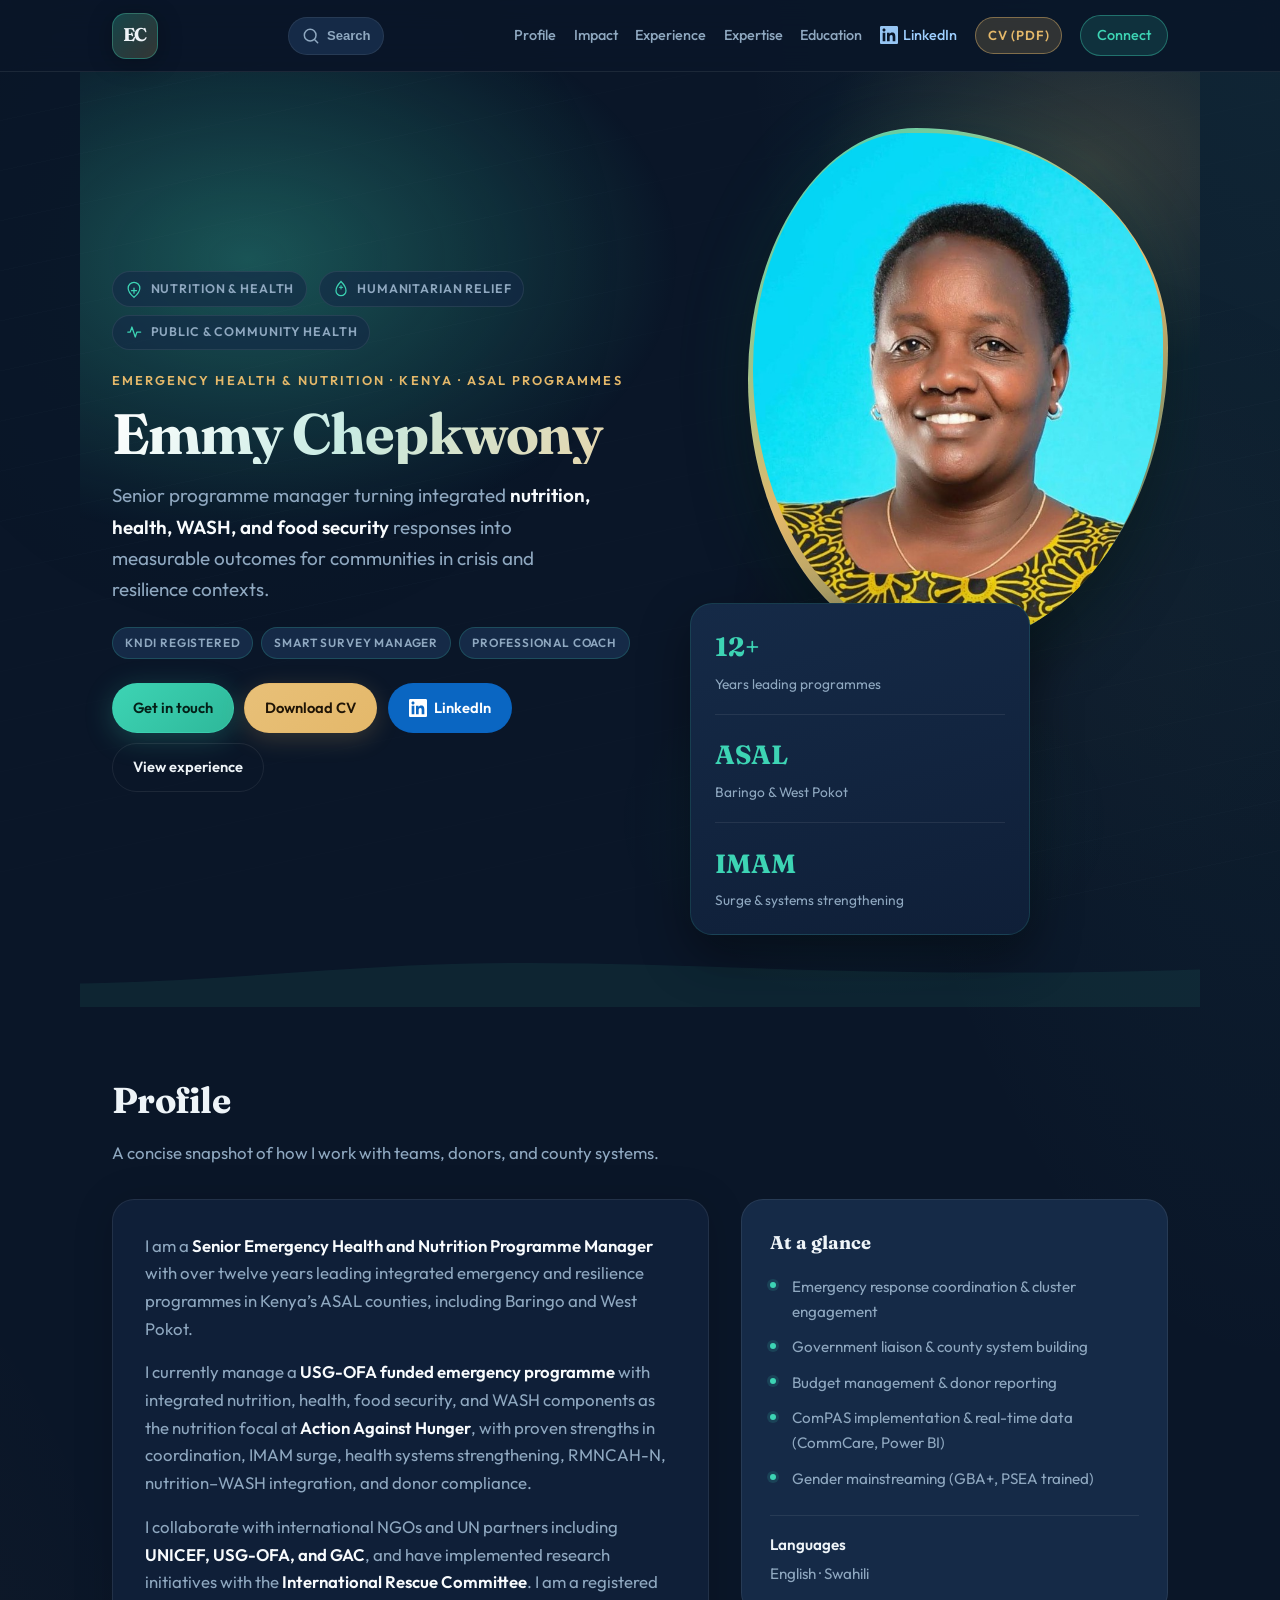
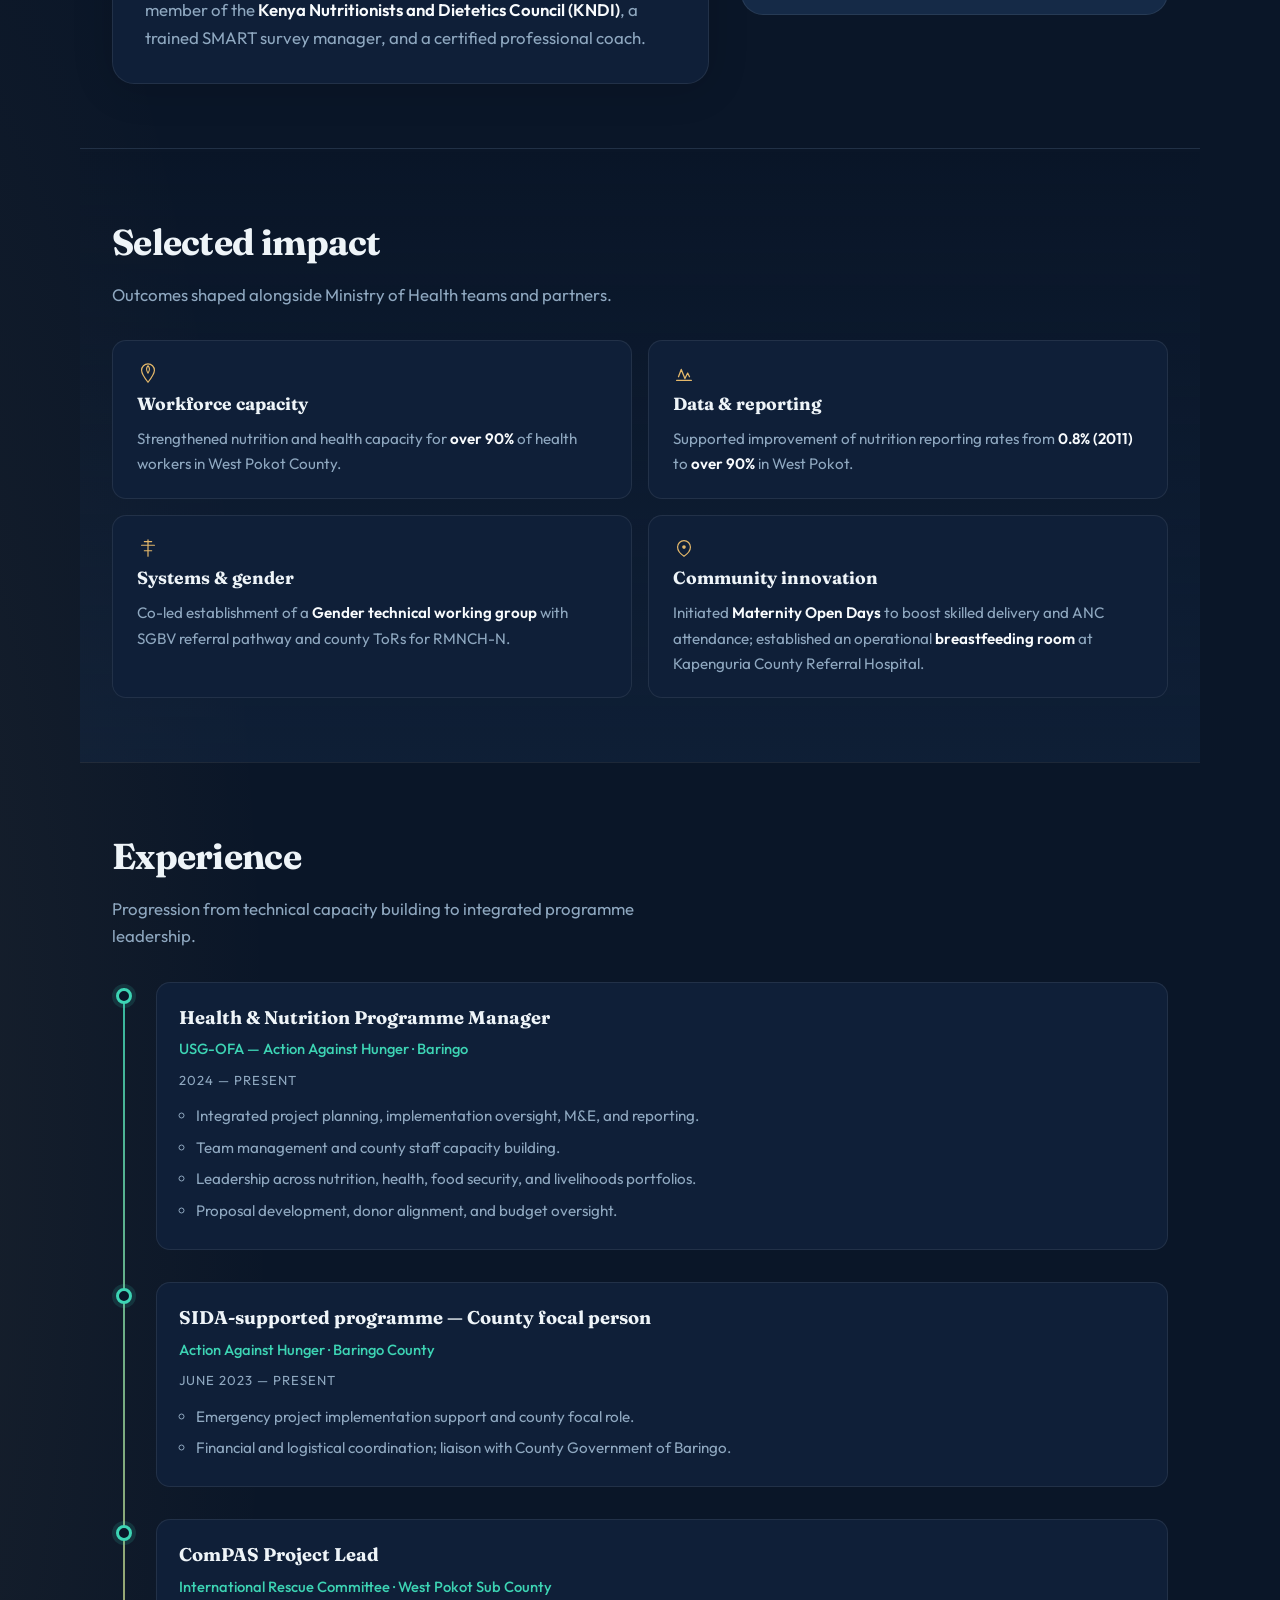
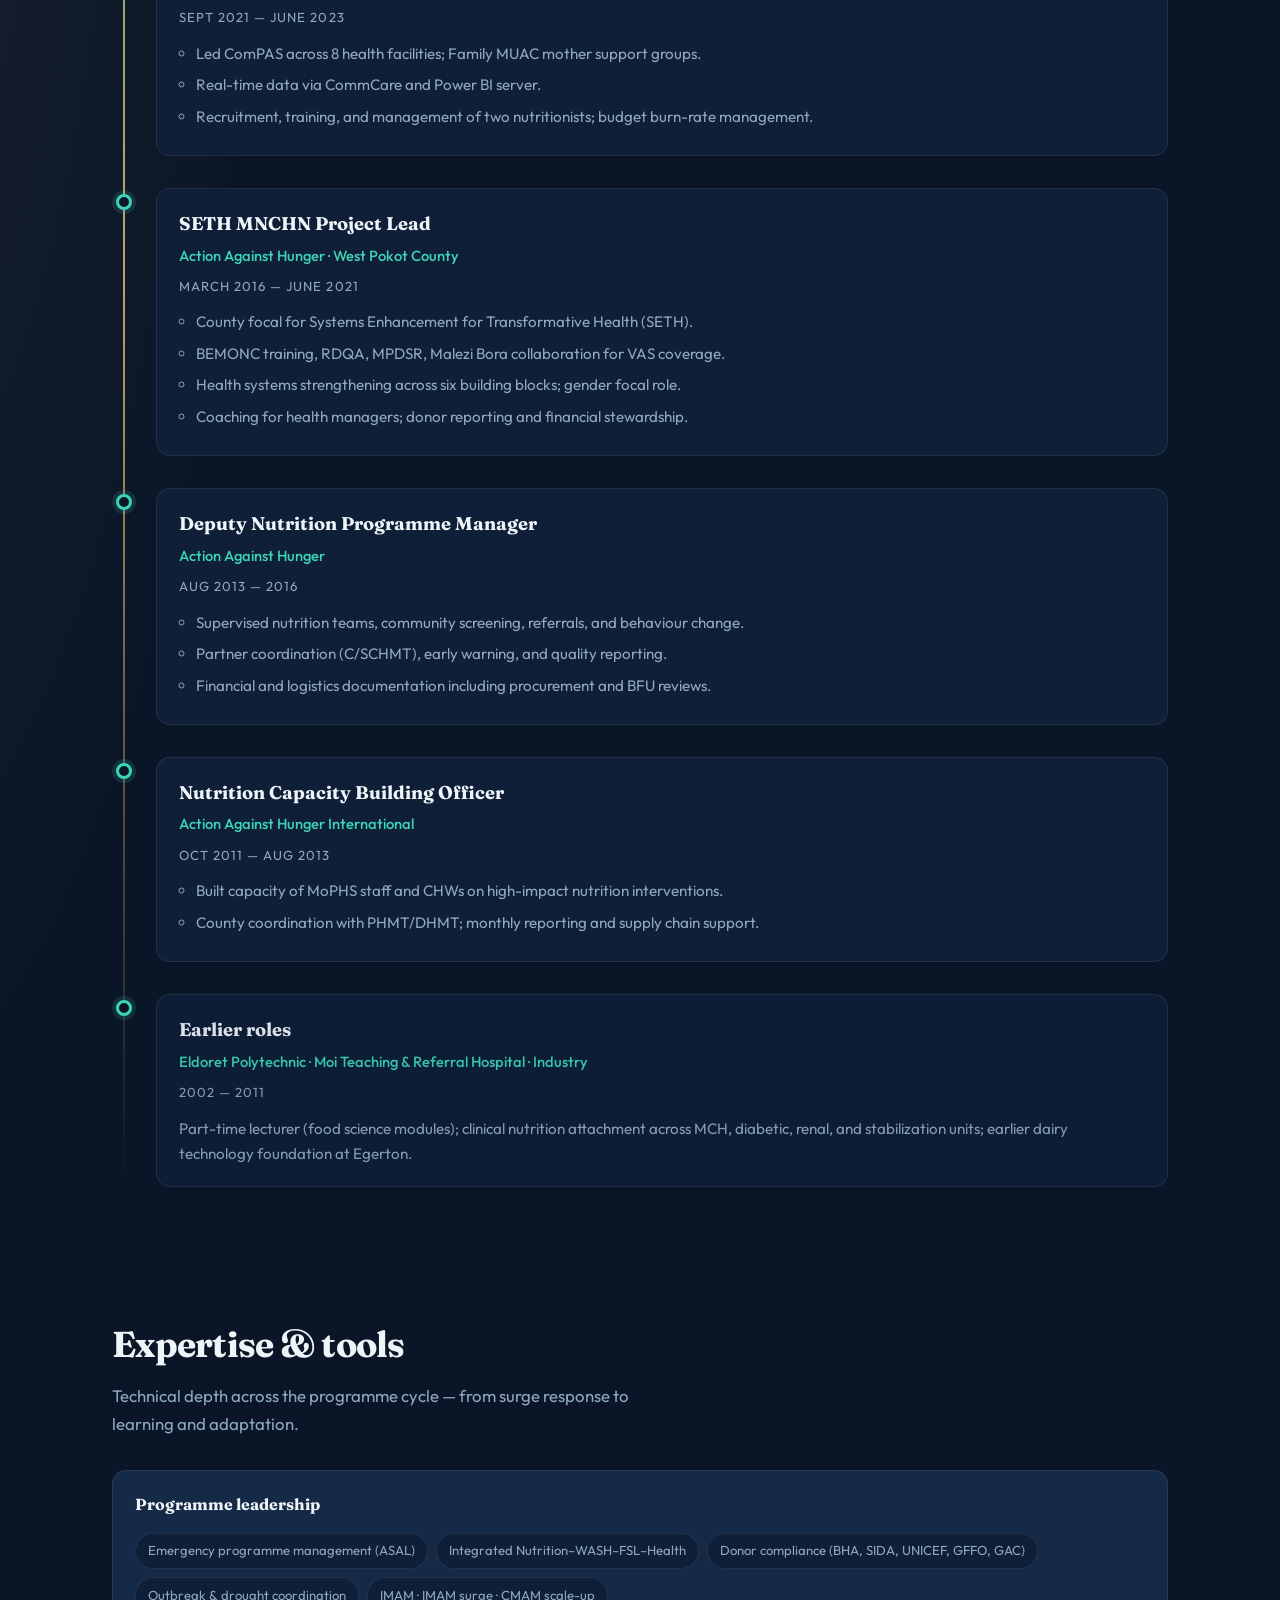
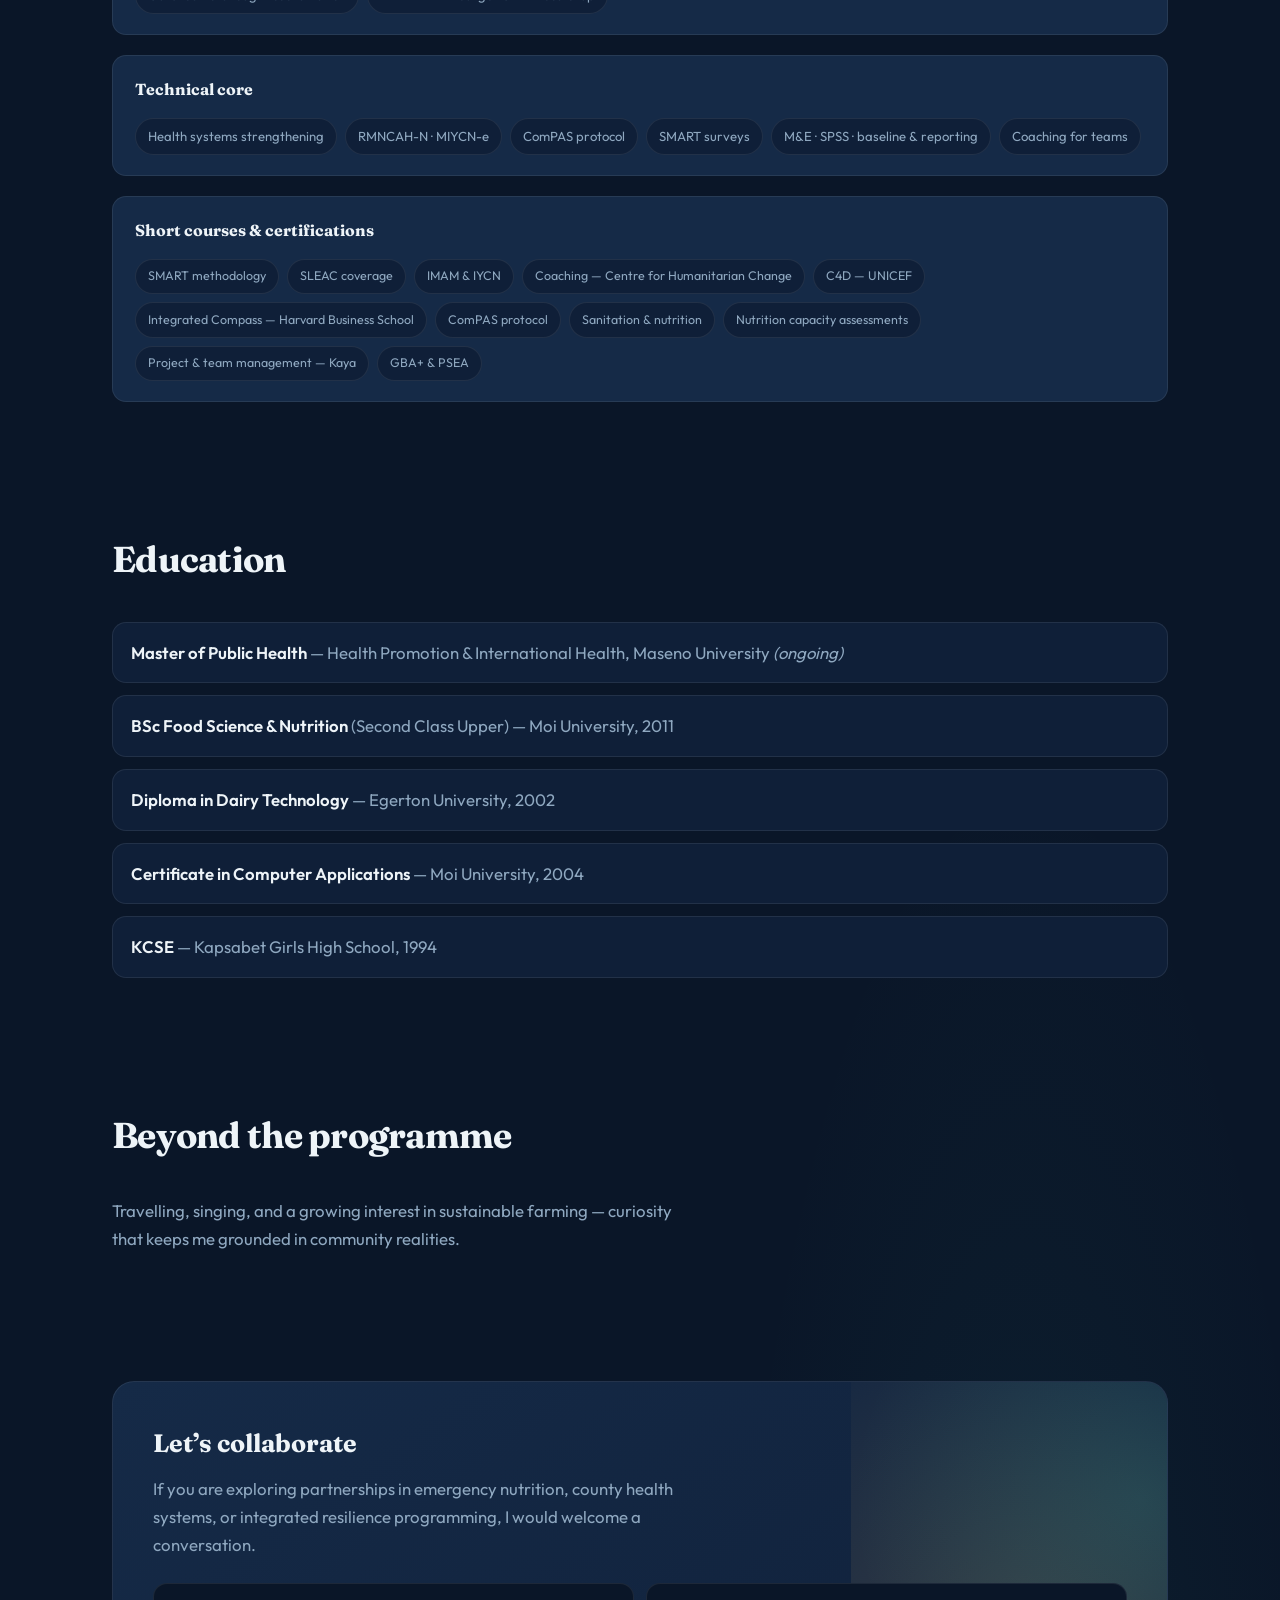
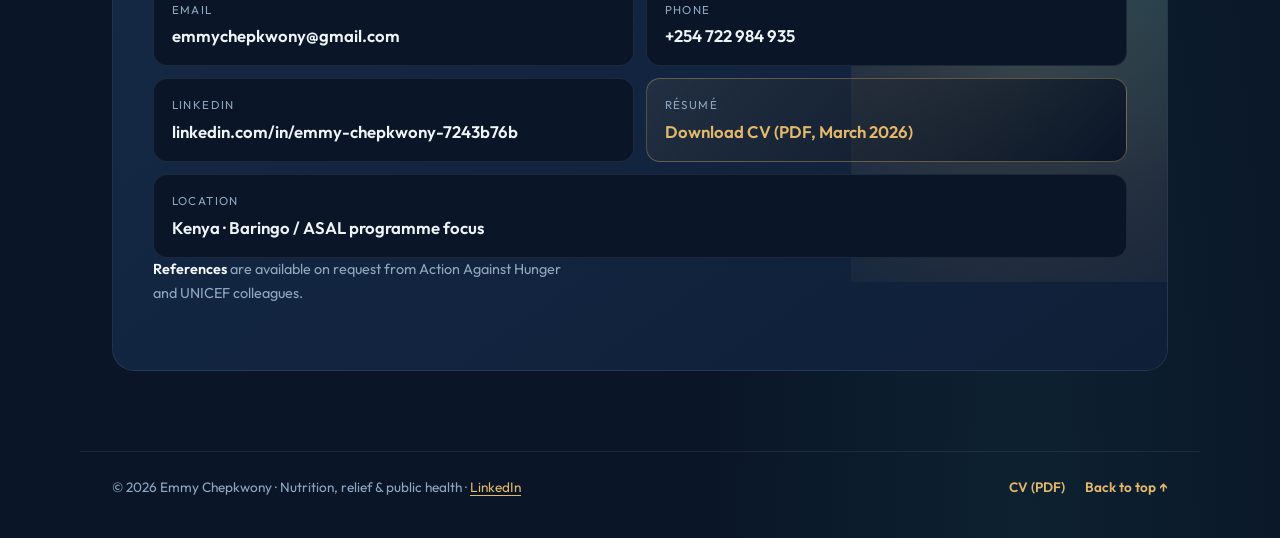
<file: index.html>
<!DOCTYPE html>
<html lang="en">
<head>
  <meta charset="UTF-8" />
  <meta name="viewport" content="width=device-width, initial-scale=1.0" />
  <meta name="description" content="Emmy Chepkwony — Senior Emergency Health & Nutrition Programme Manager in Kenya. Nutrition, humanitarian relief, IMAM, health systems strengthening, and integrated ASAL programming." />
  <meta name="author" content="Emmy Chepkwony" />
  <meta name="robots" content="index, follow" />
  <!-- Google Search Console: after you choose "HTML tag" verification, uncomment the line below and paste your code from Google -->
  <!-- <meta name="google-site-verification" content="PASTE_GOOGLE_CODE_HERE" /> -->
  <meta name="theme-color" content="#0a1628" />
  <title>Emmy Chepkwony | Health &amp; Nutrition Programme Manager — Kenya</title>
  <link rel="canonical" href="https://emmychepkwony.netlify.app/" />
  <meta property="og:type" content="profile" />
  <meta property="og:title" content="Emmy Chepkwony — Health &amp; Nutrition Leadership" />
  <meta property="og:description" content="Senior Emergency Health &amp; Nutrition Programme Manager. Portfolio, experience, and contact in Kenya." />
  <meta property="og:url" content="https://emmychepkwony.netlify.app/" />
  <meta property="og:image" content="https://emmychepkwony.netlify.app/assets/emmy-portrait.png" />
  <meta property="og:locale" content="en_KE" />
  <meta name="twitter:card" content="summary_large_image" />
  <meta name="twitter:title" content="Emmy Chepkwony — Health &amp; Nutrition" />
  <meta name="twitter:description" content="Senior programme manager — nutrition, relief, and public health in Kenya." />
  <meta name="twitter:image" content="https://emmychepkwony.netlify.app/assets/emmy-portrait.png" />
  <script type="application/ld+json">
  {
    "@context": "https://schema.org",
    "@graph": [
      {
        "@type": "WebSite",
        "@id": "https://emmychepkwony.netlify.app/#website",
        "url": "https://emmychepkwony.netlify.app/",
        "name": "Emmy Chepkwony",
        "description": "Official portfolio of Emmy Chepkwony — Senior Emergency Health and Nutrition Programme Manager in Kenya.",
        "inLanguage": "en",
        "publisher": { "@id": "https://emmychepkwony.netlify.app/#person" }
      },
      {
        "@type": "ProfilePage",
        "@id": "https://emmychepkwony.netlify.app/#webpage",
        "url": "https://emmychepkwony.netlify.app/",
        "name": "Emmy Chepkwony | Health & Nutrition Programme Manager",
        "isPartOf": { "@id": "https://emmychepkwony.netlify.app/#website" },
        "about": { "@id": "https://emmychepkwony.netlify.app/#person" },
        "primaryImageOfPage": "https://emmychepkwony.netlify.app/assets/emmy-portrait.png"
      },
      {
        "@type": "Person",
        "@id": "https://emmychepkwony.netlify.app/#person",
        "name": "Emmy Chepkwony",
        "givenName": "Emmy",
        "familyName": "Chepkwony",
        "jobTitle": "Senior Emergency Health and Nutrition Programme Manager",
        "description": "Emergency health and nutrition programme leadership in Kenya — integrated nutrition, health, WASH, and food security in ASAL counties.",
        "email": "emmychepkwony@gmail.com",
        "telephone": "+254722984935",
        "address": {
          "@type": "PostalAddress",
          "addressCountry": "KE"
        },
        "knowsLanguage": ["en", "sw"],
        "sameAs": [
          "https://www.linkedin.com/in/emmy-chepkwony-7243b76b/"
        ],
        "url": "https://emmychepkwony.netlify.app/",
        "image": "https://emmychepkwony.netlify.app/assets/emmy-portrait.png",
        "mainEntityOfPage": { "@id": "https://emmychepkwony.netlify.app/#webpage" },
        "worksFor": {
          "@type": "Organization",
          "name": "Action Against Hunger"
        },
        "alumniOf": [
          { "@type": "CollegeOrUniversity", "name": "Maseno University" },
          { "@type": "CollegeOrUniversity", "name": "Moi University" }
        ]
      }
    ]
  }
  </script>
  <link rel="preconnect" href="https://fonts.googleapis.com" />
  <link rel="preconnect" href="https://fonts.gstatic.com" crossorigin />
  <link href="https://fonts.googleapis.com/css2?family=Fraunces:ital,opsz,wght@0,9..144,400;0,9..144,600;0,9..144,700;1,9..144,400&family=Outfit:wght@300;400;500;600;700&display=swap" rel="stylesheet" />
  <link rel="stylesheet" href="styles.css" />
</head>
<body>
  <a class="skip-link" href="#main">Skip to content</a>
  <div class="ambient-pattern" aria-hidden="true"></div>
  <header class="site-header" id="top">
    <div class="header-inner">
      <a class="logo" href="#top" aria-label="Home"><span class="logo-mark">EC</span></a>
      <div class="header-actions">
        <button type="button" class="search-trigger" aria-label="Search portfolio" aria-controls="search-panel" aria-expanded="false" title="Search (Ctrl+K)">
          <svg width="20" height="20" viewBox="0 0 24 24" fill="none" aria-hidden="true"><circle cx="11" cy="11" r="7" stroke="currentColor" stroke-width="1.8"/><path d="M20 20l-3.5-3.5" stroke="currentColor" stroke-width="1.8" stroke-linecap="round"/></svg>
          <span class="search-trigger-label">Search</span>
        </button>
        <button class="nav-toggle" type="button" aria-expanded="false" aria-controls="site-nav" aria-label="Open menu">
          <span></span><span></span><span></span>
        </button>
      </div>
      <nav class="site-nav" id="site-nav" aria-label="Primary">
        <a href="#about">Profile</a>
        <a href="#impact">Impact</a>
        <a href="#experience">Experience</a>
        <a href="#skills">Expertise</a>
        <a href="#education">Education</a>
        <a class="nav-linkedin" href="https://www.linkedin.com/in/emmy-chepkwony-7243b76b/" target="_blank" rel="noopener noreferrer">
          <svg class="nav-icon" width="18" height="18" viewBox="0 0 24 24" aria-hidden="true"><path fill="currentColor" d="M20.447 20.452h-3.554v-5.569c0-1.328-.027-3.037-1.852-3.037-1.853 0-2.136 1.445-2.136 2.939v5.667H9.351V9h3.414v1.561h.046c.477-.9 1.637-1.85 3.37-1.85 3.601 0 4.267 2.37 4.267 5.455v6.286zM5.337 7.433c-1.144 0-2.063-.926-2.063-2.065 0-1.138.92-2.063 2.063-2.063 1.14 0 2.064.925 2.064 2.063 0 1.139-.925 2.065-2.064 2.065zm1.782 13.019H3.555V9h3.564v11.452zM22.225 0H1.771C.792 0 0 .774 0 1.729v20.542C0 23.227.792 24 1.771 24h20.451C23.2 24 24 23.227 24 22.271V1.729C24 .774 23.2 0 22.222 0h.003z"/></svg>
          LinkedIn
        </a>
        <a href="Emmy%20C.V%20March%202026.pdf" class="nav-cv" download="Emmy-Chepkwony-CV-March-2026.pdf">CV (PDF)</a>
        <a href="#contact" class="nav-cta">Connect</a>
      </nav>
    </div>
  </header>

  <div id="search-panel" class="search-panel" role="dialog" aria-modal="true" aria-labelledby="search-title" hidden>
    <div class="search-backdrop" data-search-close></div>
    <div class="search-dialog">
      <div class="search-header">
        <h2 id="search-title" class="search-title">Search this portfolio</h2>
        <button type="button" class="search-close" aria-label="Close search" data-search-close>&times;</button>
      </div>
      <label class="search-field">
        <span class="visually-hidden">Search keywords</span>
        <input type="search" id="search-input" class="search-input" placeholder="Try IMAM, Baringo, ComPAS, UNICEF, coaching…" autocomplete="off" />
      </label>
      <p class="search-hint"><kbd class="search-kbd-mod">Ctrl</kbd>+<kbd>K</kbd> to open · <kbd>Esc</kbd> to close</p>
      <div class="search-suggestions" id="search-suggestions" aria-label="Popular searches">
        <span class="search-suggestions-label">Try:</span>
        <button type="button" class="search-chip" data-search-q="IMAM">IMAM</button>
        <button type="button" class="search-chip" data-search-q="Baringo">Baringo</button>
        <button type="button" class="search-chip" data-search-q="ComPAS">ComPAS</button>
        <button type="button" class="search-chip" data-search-q="UNICEF">UNICEF</button>
        <button type="button" class="search-chip" data-search-q="nutrition">Nutrition</button>
      </div>
      <ul id="search-results" class="search-results" role="listbox" aria-label="Search results"></ul>
      <p id="search-empty" class="search-empty" hidden>No matches. Try a role, county, donor, or skill.</p>
    </div>
  </div>

  <main id="main">
    <section class="hero">
      <div class="hero-bg" aria-hidden="true">
        <svg class="hero-wave" viewBox="0 0 1440 120" preserveAspectRatio="none" aria-hidden="true"><path fill="currentColor" d="M0,64L48,69.3C96,75,192,85,288,80C384,75,480,53,576,48C672,43,768,53,864,58.7C960,64,1056,64,1152,58.7C1248,53,1344,43,1392,37.3L1440,32L1440,120L1392,120C1344,120,1248,120,1152,120C1056,120,960,120,864,120C768,120,672,120,576,120C480,120,384,120,288,120C192,120,96,120,48,120L0,120Z"/></svg>
      </div>
      <div class="hero-inner">
        <div class="hero-content">
          <ul class="care-pillars" aria-label="Focus areas">
            <li>
              <span class="care-icon" aria-hidden="true"><svg width="20" height="20" viewBox="0 0 24 24" fill="none"><path d="M12 22c4-3.5 7-7 7-11a7 7 0 10-14 0c0 4 3 7.5 7 11z" stroke="currentColor" stroke-width="1.5"/><path d="M12 11v6M9 14h6" stroke="currentColor" stroke-width="1.5" stroke-linecap="round"/></svg></span>
              Nutrition &amp; health
            </li>
            <li>
              <span class="care-icon" aria-hidden="true"><svg width="20" height="20" viewBox="0 0 24 24" fill="none"><path d="M12 3c-4 4-6 7.5-6 11a6 6 0 1012 0c0-3.5-2-7-6-11z" stroke="currentColor" stroke-width="1.5"/><path d="M12 8v4M10 10h4" stroke="currentColor" stroke-width="1.2" stroke-linecap="round"/></svg></span>
              Humanitarian relief
            </li>
            <li>
              <span class="care-icon" aria-hidden="true"><svg width="20" height="20" viewBox="0 0 24 24" fill="none"><path d="M4.5 12h3l2-6 4 12 2-6h4.5" stroke="currentColor" stroke-width="1.5" stroke-linecap="round" stroke-linejoin="round"/></svg></span>
              Public &amp; community health
            </li>
          </ul>
          <p class="hero-kicker">Emergency health &amp; nutrition · Kenya · ASAL programmes</p>
          <h1>Emmy Chepkwony</h1>
          <p class="hero-lead">
            Senior programme manager turning integrated <strong>nutrition, health, WASH, and food security</strong> responses into measurable outcomes for communities in crisis and resilience contexts.
          </p>
          <div class="hero-meta">
            <span class="pill">KNDI registered</span>
            <span class="pill">SMART survey manager</span>
            <span class="pill">Professional coach</span>
          </div>
          <div class="hero-actions">
            <a class="btn btn-primary" href="#contact">Get in touch</a>
            <a class="btn btn-gold" href="Emmy%20C.V%20March%202026.pdf" download="Emmy-Chepkwony-CV-March-2026.pdf">Download CV</a>
            <a class="btn btn-linkedin" href="https://www.linkedin.com/in/emmy-chepkwony-7243b76b/" target="_blank" rel="noopener noreferrer">
              <svg width="18" height="18" viewBox="0 0 24 24" aria-hidden="true"><path fill="currentColor" d="M20.447 20.452h-3.554v-5.569c0-1.328-.027-3.037-1.852-3.037-1.853 0-2.136 1.445-2.136 2.939v5.667H9.351V9h3.414v1.561h.046c.477-.9 1.637-1.85 3.37-1.85 3.601 0 4.267 2.37 4.267 5.455v6.286zM5.337 7.433c-1.144 0-2.063-.926-2.063-2.065 0-1.138.92-2.063 2.063-2.063 1.14 0 2.064.925 2.064 2.063 0 1.139-.925 2.065-2.064 2.065zm1.782 13.019H3.555V9h3.564v11.452zM22.225 0H1.771C.792 0 0 .774 0 1.729v20.542C0 23.227.792 24 1.771 24h20.451C23.2 24 24 23.227 24 22.271V1.729C24 .774 23.2 0 22.222 0h.003z"/></svg>
              LinkedIn
            </a>
            <a class="btn btn-ghost" href="#experience">View experience</a>
          </div>
        </div>
        <div class="hero-visual">
          <figure class="hero-photo">
            <div class="hero-photo-frame">
              <img src="assets/emmy-portrait.png" alt="Emmy Chepkwony, health and nutrition programme manager" width="560" height="700" loading="eager" decoding="async" />
            </div>
            <figcaption class="visually-hidden">Professional portrait</figcaption>
          </figure>
          <div class="hero-panel">
            <div class="stat-grid">
              <div class="stat">
                <span class="stat-value">12+</span>
                <span class="stat-label">Years leading programmes</span>
              </div>
              <div class="stat">
                <span class="stat-value">ASAL</span>
                <span class="stat-label">Baringo &amp; West Pokot</span>
              </div>
              <div class="stat">
                <span class="stat-value">IMAM</span>
                <span class="stat-label">Surge &amp; systems strengthening</span>
              </div>
            </div>
          </div>
        </div>
      </div>
    </section>

    <section class="section about" id="about">
      <div class="section-header">
        <h2>Profile</h2>
        <p class="section-intro">A concise snapshot of how I work with teams, donors, and county systems.</p>
      </div>
      <div class="about-grid">
        <div class="about-card prose">
          <p>
            I am a <strong>Senior Emergency Health and Nutrition Programme Manager</strong> with over twelve years leading integrated emergency and resilience programmes in Kenya’s ASAL counties, including Baringo and West Pokot.
          </p>
          <p>
            I currently manage a <strong>USG-OFA funded emergency programme</strong> with integrated nutrition, health, food security, and WASH components as the nutrition focal at <strong>Action Against Hunger</strong>, with proven strengths in coordination, IMAM surge, health systems strengthening, RMNCAH-N, nutrition–WASH integration, and donor compliance.
          </p>
          <p>
            I collaborate with international NGOs and UN partners including <strong>UNICEF, USG-OFA, and GAC</strong>, and have implemented research initiatives with the <strong>International Rescue Committee</strong>. I am a registered member of the <strong>Kenya Nutritionists and Dietetics Council (KNDI)</strong>, a trained SMART survey manager, and a certified professional coach.
          </p>
        </div>
        <aside class="about-aside">
          <h3>At a glance</h3>
          <ul class="checklist">
            <li>Emergency response coordination &amp; cluster engagement</li>
            <li>Government liaison &amp; county system building</li>
            <li>Budget management &amp; donor reporting</li>
            <li>ComPAS implementation &amp; real-time data (CommCare, Power BI)</li>
            <li>Gender mainstreaming (GBA+, PSEA trained)</li>
          </ul>
          <div class="lang-block">
            <strong>Languages</strong>
            <span>English · Swahili</span>
          </div>
        </aside>
      </div>
    </section>

    <section class="section impact" id="impact">
      <div class="section-header">
        <h2>Selected impact</h2>
        <p class="section-intro">Outcomes shaped alongside Ministry of Health teams and partners.</p>
      </div>
      <div class="impact-cards">
        <article class="impact-card">
          <span class="impact-icon" aria-hidden="true"><svg width="22" height="22" viewBox="0 0 24 24" fill="none"><path d="M12 21c4-5 7-9 7-13a7 7 0 10-14 0c0 4 3 8 7 13z" stroke="currentColor" stroke-width="1.3"/><path d="M12 11c-2-3-2-6 0-8M12 11c2-3 2-6 0-8" stroke="currentColor" stroke-width="1.2" stroke-linecap="round"/></svg></span>
          <h3>Workforce capacity</h3>
          <p>Strengthened nutrition and health capacity for <strong>over 90%</strong> of health workers in West Pokot County.</p>
        </article>
        <article class="impact-card">
          <span class="impact-icon" aria-hidden="true"><svg width="22" height="22" viewBox="0 0 24 24" fill="none"><path d="M4 19h16M6 15l3-8 4 10 3-6 2 4" stroke="currentColor" stroke-width="1.4" stroke-linecap="round" stroke-linejoin="round"/></svg></span>
          <h3>Data &amp; reporting</h3>
          <p>Supported improvement of nutrition reporting rates from <strong>0.8% (2011)</strong> to <strong>over 90%</strong> in West Pokot.</p>
        </article>
        <article class="impact-card">
          <span class="impact-icon" aria-hidden="true"><svg width="22" height="22" viewBox="0 0 24 24" fill="none"><path d="M12 3v18M5 9h14M8 5h8M8 15h8" stroke="currentColor" stroke-width="1.3" stroke-linecap="round"/></svg></span>
          <h3>Systems &amp; gender</h3>
          <p>Co-led establishment of a <strong>Gender technical working group</strong> with SGBV referral pathway and county ToRs for RMNCH-N.</p>
        </article>
        <article class="impact-card">
          <span class="impact-icon" aria-hidden="true"><svg width="22" height="22" viewBox="0 0 24 24" fill="none"><path d="M12 21s7-4.5 7-10a7 7 0 10-14 0c0 5.5 7 10 7 10z" stroke="currentColor" stroke-width="1.3"/><circle cx="12" cy="11" r="2" fill="currentColor"/></svg></span>
          <h3>Community innovation</h3>
          <p>Initiated <strong>Maternity Open Days</strong> to boost skilled delivery and ANC attendance; established an operational <strong>breastfeeding room</strong> at Kapenguria County Referral Hospital.</p>
        </article>
      </div>
    </section>

    <section class="section experience" id="experience">
      <div class="section-header">
        <h2>Experience</h2>
        <p class="section-intro">Progression from technical capacity building to integrated programme leadership.</p>
      </div>
      <ol class="timeline">
        <li class="timeline-item">
          <div class="timeline-marker"></div>
          <div class="timeline-body">
            <header>
              <h3>Health &amp; Nutrition Programme Manager</h3>
              <p class="timeline-org">USG-OFA — Action Against Hunger · Baringo</p>
              <time datetime="2024">2024 — Present</time>
            </header>
            <ul>
              <li>Integrated project planning, implementation oversight, M&amp;E, and reporting.</li>
              <li>Team management and county staff capacity building.</li>
              <li>Leadership across nutrition, health, food security, and livelihoods portfolios.</li>
              <li>Proposal development, donor alignment, and budget oversight.</li>
            </ul>
          </div>
        </li>
        <li class="timeline-item">
          <div class="timeline-marker"></div>
          <div class="timeline-body">
            <header>
              <h3>SIDA-supported programme — County focal person</h3>
              <p class="timeline-org">Action Against Hunger · Baringo County</p>
              <time datetime="2023-06">June 2023 — Present</time>
            </header>
            <ul>
              <li>Emergency project implementation support and county focal role.</li>
              <li>Financial and logistical coordination; liaison with County Government of Baringo.</li>
            </ul>
          </div>
        </li>
        <li class="timeline-item">
          <div class="timeline-marker"></div>
          <div class="timeline-body">
            <header>
              <h3>ComPAS Project Lead</h3>
              <p class="timeline-org">International Rescue Committee · West Pokot Sub County</p>
              <time datetime="2021-09">Sept 2021 — June 2023</time>
            </header>
            <ul>
              <li>Led ComPAS across 8 health facilities; Family MUAC mother support groups.</li>
              <li>Real-time data via CommCare and Power BI server.</li>
              <li>Recruitment, training, and management of two nutritionists; budget burn-rate management.</li>
            </ul>
          </div>
        </li>
        <li class="timeline-item">
          <div class="timeline-marker"></div>
          <div class="timeline-body">
            <header>
              <h3>SETH MNCHN Project Lead</h3>
              <p class="timeline-org">Action Against Hunger · West Pokot County</p>
              <time datetime="2016-03">March 2016 — June 2021</time>
            </header>
            <ul>
              <li>County focal for Systems Enhancement for Transformative Health (SETH).</li>
              <li>BEMONC training, RDQA, MPDSR, Malezi Bora collaboration for VAS coverage.</li>
              <li>Health systems strengthening across six building blocks; gender focal role.</li>
              <li>Coaching for health managers; donor reporting and financial stewardship.</li>
            </ul>
          </div>
        </li>
        <li class="timeline-item">
          <div class="timeline-marker"></div>
          <div class="timeline-body">
            <header>
              <h3>Deputy Nutrition Programme Manager</h3>
              <p class="timeline-org">Action Against Hunger</p>
              <time datetime="2013-08">Aug 2013 — 2016</time>
            </header>
            <ul>
              <li>Supervised nutrition teams, community screening, referrals, and behaviour change.</li>
              <li>Partner coordination (C/SCHMT), early warning, and quality reporting.</li>
              <li>Financial and logistics documentation including procurement and BFU reviews.</li>
            </ul>
          </div>
        </li>
        <li class="timeline-item">
          <div class="timeline-marker"></div>
          <div class="timeline-body">
            <header>
              <h3>Nutrition Capacity Building Officer</h3>
              <p class="timeline-org">Action Against Hunger International</p>
              <time datetime="2011-10">Oct 2011 — Aug 2013</time>
            </header>
            <ul>
              <li>Built capacity of MoPHS staff and CHWs on high-impact nutrition interventions.</li>
              <li>County coordination with PHMT/DHMT; monthly reporting and supply chain support.</li>
            </ul>
          </div>
        </li>
        <li class="timeline-item timeline-item-muted">
          <div class="timeline-marker"></div>
          <div class="timeline-body">
            <header>
              <h3>Earlier roles</h3>
              <p class="timeline-org">Eldoret Polytechnic · Moi Teaching &amp; Referral Hospital · Industry</p>
              <time datetime="2002">2002 — 2011</time>
            </header>
            <p class="muted">Part-time lecturer (food science modules); clinical nutrition attachment across MCH, diabetic, renal, and stabilization units; earlier dairy technology foundation at Egerton.</p>
          </div>
        </li>
      </ol>
    </section>

    <section class="section skills" id="skills">
      <div class="section-header">
        <h2>Expertise &amp; tools</h2>
        <p class="section-intro">Technical depth across the programme cycle — from surge response to learning and adaptation.</p>
      </div>
      <div class="skills-layout">
        <div class="skill-cluster">
          <h3>Programme leadership</h3>
          <div class="tags">
            <span>Emergency programme management (ASAL)</span>
            <span>Integrated Nutrition–WASH–FSL–Health</span>
            <span>Donor compliance (BHA, SIDA, UNICEF, GFFO, GAC)</span>
            <span>Outbreak &amp; drought coordination</span>
            <span>IMAM · IMAM surge · CMAM scale-up</span>
          </div>
        </div>
        <div class="skill-cluster">
          <h3>Technical core</h3>
          <div class="tags">
            <span>Health systems strengthening</span>
            <span>RMNCAH-N · MIYCN-e</span>
            <span>ComPAS protocol</span>
            <span>SMART surveys</span>
            <span>M&amp;E · SPSS · baseline &amp; reporting</span>
            <span>Coaching for teams</span>
          </div>
        </div>
        <div class="skill-cluster">
          <h3>Short courses &amp; certifications</h3>
          <div class="tags tags-dense">
            <span>SMART methodology</span>
            <span>SLEAC coverage</span>
            <span>IMAM &amp; IYCN</span>
            <span>Coaching — Centre for Humanitarian Change</span>
            <span>C4D — UNICEF</span>
            <span>Integrated Compass — Harvard Business School</span>
            <span>ComPAS protocol</span>
            <span>Sanitation &amp; nutrition</span>
            <span>Nutrition capacity assessments</span>
            <span>Project &amp; team management — Kaya</span>
            <span>GBA+ &amp; PSEA</span>
          </div>
        </div>
      </div>
    </section>

    <section class="section education" id="education">
      <div class="section-header">
        <h2>Education</h2>
      </div>
      <ul class="edu-list">
        <li>
          <strong>Master of Public Health</strong> — Health Promotion &amp; International Health, Maseno University <em>(ongoing)</em>
        </li>
        <li>
          <strong>BSc Food Science &amp; Nutrition</strong> (Second Class Upper) — Moi University, 2011
        </li>
        <li>
          <strong>Diploma in Dairy Technology</strong> — Egerton University, 2002
        </li>
        <li>
          <strong>Certificate in Computer Applications</strong> — Moi University, 2004
        </li>
        <li>
          <strong>KCSE</strong> — Kapsabet Girls High School, 1994
        </li>
      </ul>
    </section>

    <section class="section personal" id="personal">
      <div class="section-header">
        <h2>Beyond the programme</h2>
      </div>
      <p class="personal-text">Travelling, singing, and a growing interest in sustainable farming — curiosity that keeps me grounded in community realities.</p>
    </section>

    <section class="section contact" id="contact">
      <div class="contact-card">
        <h2>Let’s collaborate</h2>
        <p>If you are exploring partnerships in emergency nutrition, county health systems, or integrated resilience programming, I would welcome a conversation.</p>
        <div class="contact-links">
          <a class="contact-item" href="mailto:emmychepkwony@gmail.com">
            <span class="contact-label">Email</span>
            <span class="contact-value">emmychepkwony@gmail.com</span>
          </a>
          <a class="contact-item" href="tel:+254722984935">
            <span class="contact-label">Phone</span>
            <span class="contact-value">+254 722 984 935</span>
          </a>
          <a class="contact-item" href="https://www.linkedin.com/in/emmy-chepkwony-7243b76b/" target="_blank" rel="noopener noreferrer">
            <span class="contact-label">LinkedIn</span>
            <span class="contact-value">linkedin.com/in/emmy-chepkwony-7243b76b</span>
          </a>
          <a class="contact-item contact-item-accent" href="Emmy%20C.V%20March%202026.pdf" download="Emmy-Chepkwony-CV-March-2026.pdf">
            <span class="contact-label">Résumé</span>
            <span class="contact-value">Download CV (PDF, March 2026)</span>
          </a>
          <div class="contact-item contact-item-static">
            <span class="contact-label">Location</span>
            <span class="contact-value">Kenya · Baringo / ASAL programme focus</span>
          </div>
        </div>
        <p class="references-note"><strong>References</strong> are available on request from Action Against Hunger and UNICEF colleagues.</p>
      </div>
    </section>
  </main>

  <footer class="site-footer">
    <p>© <span id="year"></span> Emmy Chepkwony · Nutrition, relief &amp; public health · <a href="https://www.linkedin.com/in/emmy-chepkwony-7243b76b/" target="_blank" rel="noopener noreferrer">LinkedIn</a></p>
    <div class="footer-actions">
      <a href="Emmy%20C.V%20March%202026.pdf" download="Emmy-Chepkwony-CV-March-2026.pdf">CV (PDF)</a>
      <a href="#top" class="footer-top">Back to top ↑</a>
    </div>
  </footer>

  <script src="script.js"></script>
</body>
</html>
</file>
<file: styles.css>
/* Emmy Chepkwony — humanitarian health: deep slate, care teal, harvest gold */
:root {
  --bg: #0a1628;
  --bg-elevated: #0f1f38;
  --surface: #152a47;
  --surface-2: #1a3354;
  --text: #eef4f8;
  --text-muted: #8fa8c0;
  --accent: #3dd4b4;
  --accent-hover: #5ae8c8;
  --accent-2: #e4b86a;
  --accent-2-hover: #f0c97f;
  --accent-soft: rgba(61, 212, 180, 0.14);
  --accent-gold-soft: rgba(228, 184, 106, 0.18);
  --linkedin: #0a66c2;
  --linkedin-hover: #378fe9;
  --line: rgba(255, 255, 255, 0.08);
  --glow: rgba(61, 212, 180, 0.32);
  --sky: rgba(79, 209, 197, 0.12);
  --font-sans: "Outfit", system-ui, sans-serif;
  --font-display: "Fraunces", Georgia, serif;
  --radius: 14px;
  --radius-lg: 22px;
  --space: clamp(1rem, 4vw, 2rem);
  --max: 1120px;
  --header-h: 72px;
}

*,
*::before,
*::after {
  box-sizing: border-box;
}

html {
  scroll-behavior: smooth;
}

@media (prefers-reduced-motion: reduce) {
  html {
    scroll-behavior: auto;
  }
  *,
  *::before,
  *::after {
    animation-duration: 0.01ms !important;
    animation-iteration-count: 1 !important;
    transition-duration: 0.01ms !important;
  }
}

body {
  margin: 0;
  font-family: var(--font-sans);
  font-size: 1.05rem;
  line-height: 1.65;
  color: var(--text);
  background-color: var(--bg);
  background-image:
    radial-gradient(ellipse 90% 60% at 100% -10%, var(--sky), transparent 50%),
    radial-gradient(ellipse 70% 50% at -10% 40%, rgba(228, 184, 106, 0.07), transparent 45%),
    radial-gradient(ellipse 50% 40% at 80% 100%, rgba(61, 212, 180, 0.06), transparent 50%);
  -webkit-font-smoothing: antialiased;
}

.ambient-pattern {
  position: fixed;
  inset: 0;
  z-index: -1;
  pointer-events: none;
  opacity: 0.45;
  background-image:
    repeating-linear-gradient(
      -12deg,
      transparent,
      transparent 48px,
      rgba(255, 255, 255, 0.02) 48px,
      rgba(255, 255, 255, 0.02) 49px
    ),
    radial-gradient(circle at 20% 30%, rgba(61, 212, 180, 0.04) 0%, transparent 40%),
    radial-gradient(circle at 85% 70%, rgba(228, 184, 106, 0.05) 0%, transparent 35%);
}

.visually-hidden {
  position: absolute;
  width: 1px;
  height: 1px;
  padding: 0;
  margin: -1px;
  overflow: hidden;
  clip: rect(0, 0, 0, 0);
  white-space: nowrap;
  border: 0;
}

.skip-link {
  position: absolute;
  left: -9999px;
  top: auto;
  width: 1px;
  height: 1px;
  overflow: hidden;
}

.skip-link:focus {
  left: var(--space);
  top: 1rem;
  width: auto;
  height: auto;
  padding: 0.5rem 1rem;
  background: var(--accent);
  color: #042018;
  z-index: 1000;
  border-radius: 8px;
}

a {
  color: var(--accent);
  text-decoration-thickness: 1px;
  text-underline-offset: 3px;
}

a:hover {
  color: var(--accent-hover);
}

.site-footer a {
  color: var(--accent-2);
}

.site-footer a:hover {
  color: var(--accent-2-hover);
}

strong {
  font-weight: 600;
  color: #f8fbfd;
}

/* Header */
.site-header {
  position: sticky;
  top: 0;
  z-index: 50;
  height: var(--header-h);
  background: rgba(10, 22, 40, 0.88);
  backdrop-filter: blur(14px);
  border-bottom: 1px solid var(--line);
}

.header-inner {
  max-width: var(--max);
  margin: 0 auto;
  padding: 0 var(--space);
  height: 100%;
  display: flex;
  align-items: center;
  justify-content: space-between;
  gap: 1rem;
}

.logo {
  text-decoration: none;
  width: 46px;
  height: 46px;
  display: grid;
  place-items: center;
  border-radius: 14px;
  background: linear-gradient(135deg, rgba(61, 212, 180, 0.25), rgba(228, 184, 106, 0.2));
  border: 1px solid rgba(61, 212, 180, 0.35);
  box-shadow: 0 4px 24px rgba(0, 0, 0, 0.25);
}

.logo-mark {
  font-family: var(--font-display);
  font-weight: 700;
  font-size: 1.15rem;
  letter-spacing: -0.03em;
  color: var(--text);
}

.site-nav {
  display: flex;
  align-items: center;
  gap: 0.35rem 1.1rem;
  flex-wrap: wrap;
  justify-content: flex-end;
}

.site-nav a {
  color: var(--text-muted);
  text-decoration: none;
  font-size: 0.9rem;
  font-weight: 500;
  padding: 0.35rem 0;
  transition: color 0.2s;
}

.site-nav a:hover {
  color: var(--text);
}

.nav-linkedin {
  display: inline-flex;
  align-items: center;
  gap: 0.35rem;
  color: #9ecfff !important;
}

.nav-linkedin:hover {
  color: #c8e7ff !important;
}

.nav-icon {
  flex-shrink: 0;
  opacity: 0.95;
}

.nav-cv {
  font-size: 0.82rem !important;
  font-weight: 600 !important;
  text-transform: uppercase;
  letter-spacing: 0.06em;
  padding: 0.4rem 0.75rem !important;
  border-radius: 999px;
  border: 1px solid rgba(228, 184, 106, 0.45) !important;
  color: var(--accent-2) !important;
  background: var(--accent-gold-soft);
}

.nav-cv:hover {
  background: rgba(228, 184, 106, 0.28) !important;
  color: var(--accent-2-hover) !important;
}

.nav-cta {
  padding: 0.45rem 1rem !important;
  border-radius: 999px;
  background: var(--accent-soft);
  color: var(--accent) !important;
  border: 1px solid rgba(61, 212, 180, 0.4);
}

.nav-cta:hover {
  background: var(--accent);
  color: #042018 !important;
}

.nav-toggle {
  display: none;
  flex-direction: column;
  gap: 6px;
  background: transparent;
  border: 1px solid var(--line);
  border-radius: 10px;
  padding: 12px;
  cursor: pointer;
}

.nav-toggle span {
  display: block;
  width: 22px;
  height: 2px;
  background: var(--text);
  border-radius: 2px;
  transition: transform 0.25s, opacity 0.25s;
}

@media (max-width: 900px) {
  .nav-toggle {
    display: flex;
  }

  .site-nav {
    position: fixed;
    inset: var(--header-h) 0 auto 0;
    background: rgba(10, 22, 40, 0.97);
    border-bottom: 1px solid var(--line);
    padding: 1rem var(--space) 1.25rem;
    flex-direction: column;
    align-items: stretch;
    gap: 0;
    transform: translateY(-120%);
    opacity: 0;
    pointer-events: none;
    transition: transform 0.3s ease, opacity 0.3s ease;
  }

  .site-nav.is-open {
    transform: translateY(0);
    opacity: 1;
    pointer-events: auto;
  }

  .site-nav a {
    padding: 0.65rem 0;
    border-bottom: 1px solid var(--line);
  }

  .site-nav .nav-cta {
    border-bottom: 0;
    margin-top: 0.5rem;
    text-align: center;
  }
}

/* Hero */
.hero {
  position: relative;
  max-width: var(--max);
  margin: 0 auto;
  padding: clamp(2rem, 5vw, 3.5rem) var(--space) clamp(2.5rem, 7vw, 4.5rem);
  overflow: hidden;
}

.hero-bg {
  position: absolute;
  inset: 0;
  z-index: 0;
  background:
    radial-gradient(ellipse 70% 55% at 15% 20%, var(--glow), transparent 55%),
    radial-gradient(ellipse 50% 45% at 90% 10%, var(--accent-gold-soft), transparent 50%),
    radial-gradient(ellipse 40% 35% at 70% 80%, rgba(61, 212, 180, 0.08), transparent 55%);
  pointer-events: none;
}

.hero-wave {
  position: absolute;
  bottom: 0;
  left: 50%;
  transform: translateX(-50%);
  width: 160%;
  min-width: 900px;
  height: 72px;
  color: rgba(61, 212, 180, 0.08);
  pointer-events: none;
}

.hero-inner {
  position: relative;
  z-index: 1;
  display: grid;
  gap: clamp(2rem, 4vw, 3rem);
  align-items: center;
}

@media (min-width: 960px) {
  .hero-inner {
    grid-template-columns: 1.02fr 0.98fr;
    gap: 2.5rem 2rem;
  }
}

.hero-content {
  order: 1;
}

@media (min-width: 960px) {
  .hero-content {
    order: 0;
  }
}

.care-pillars {
  list-style: none;
  margin: 0 0 1.25rem;
  padding: 0;
  display: flex;
  flex-wrap: wrap;
  gap: 0.5rem 0.75rem;
}

.care-pillars li {
  display: inline-flex;
  align-items: center;
  gap: 0.4rem;
  font-size: 0.78rem;
  font-weight: 600;
  text-transform: uppercase;
  letter-spacing: 0.07em;
  color: var(--text-muted);
  padding: 0.4rem 0.7rem;
  border-radius: 999px;
  background: rgba(21, 42, 71, 0.65);
  border: 1px solid var(--line);
}

.care-icon {
  display: flex;
  color: var(--accent);
}

.care-icon svg {
  display: block;
}

.hero-kicker {
  font-size: 0.8rem;
  text-transform: uppercase;
  letter-spacing: 0.16em;
  color: var(--accent-2);
  font-weight: 600;
  margin: 0 0 0.75rem;
}

.hero h1 {
  font-family: var(--font-display);
  font-size: clamp(2.35rem, 5vw, 3.55rem);
  font-weight: 700;
  line-height: 1.08;
  margin: 0 0 1rem;
  letter-spacing: -0.02em;
  background: linear-gradient(120deg, #fff 0%, #c8ebe3 45%, #e8d4a8 100%);
  -webkit-background-clip: text;
  background-clip: text;
  color: transparent;
}

@supports not (background-clip: text) {
  .hero h1 {
    color: var(--text);
    background: none;
  }
}

.hero-lead {
  font-size: clamp(1.02rem, 2vw, 1.18rem);
  color: var(--text-muted);
  max-width: 40ch;
  margin: 0 0 1.35rem;
}

.hero-meta {
  display: flex;
  flex-wrap: wrap;
  gap: 0.5rem;
  margin-bottom: 1.5rem;
}

.pill {
  font-size: 0.74rem;
  font-weight: 600;
  text-transform: uppercase;
  letter-spacing: 0.07em;
  padding: 0.35rem 0.75rem;
  border-radius: 999px;
  background: var(--surface);
  border: 1px solid rgba(61, 212, 180, 0.2);
  color: var(--text-muted);
}

.hero-actions {
  display: flex;
  flex-wrap: wrap;
  gap: 0.65rem;
}

.btn {
  display: inline-flex;
  align-items: center;
  justify-content: center;
  gap: 0.45rem;
  padding: 0.72rem 1.25rem;
  border-radius: 999px;
  font-weight: 600;
  font-size: 0.92rem;
  text-decoration: none;
  border: 1px solid transparent;
  cursor: pointer;
  transition: background 0.2s, color 0.2s, border-color 0.2s, transform 0.15s, box-shadow 0.2s;
}

.btn:active {
  transform: scale(0.98);
}

.btn-primary {
  background: linear-gradient(135deg, var(--accent), #2eb89a);
  color: #042018;
  border-color: rgba(61, 212, 180, 0.5);
  box-shadow: 0 6px 28px rgba(61, 212, 180, 0.25);
}

.btn-primary:hover {
  background: linear-gradient(135deg, var(--accent-hover), #3dd4b4);
  color: #021208;
  box-shadow: 0 8px 32px rgba(61, 212, 180, 0.35);
}

.btn-gold {
  background: linear-gradient(135deg, #e8c078, var(--accent-2));
  color: #1f1406;
  border-color: rgba(228, 184, 106, 0.6);
  box-shadow: 0 6px 24px rgba(228, 184, 106, 0.2);
}

.btn-gold:hover {
  background: linear-gradient(135deg, var(--accent-2-hover), #e8c078);
  color: #1a1104;
}

.btn-linkedin {
  background: var(--linkedin);
  color: #fff !important;
  border-color: rgba(10, 102, 194, 0.8);
}

.btn-linkedin:hover {
  background: var(--linkedin-hover);
  color: #fff !important;
}

.btn-ghost {
  background: transparent;
  color: var(--text);
  border-color: var(--line);
}

.btn-ghost:hover {
  border-color: rgba(61, 212, 180, 0.35);
  background: var(--surface);
}

.hero-visual {
  position: relative;
  display: flex;
  flex-direction: column;
  align-items: center;
  gap: 0;
}

@media (min-width: 960px) {
  .hero-visual {
    align-items: stretch;
  }
}

.hero-photo {
  margin: 0;
  position: relative;
  z-index: 1;
}

.hero-photo-frame {
  position: relative;
  border-radius: 40% 60% 55% 45% / 48% 42% 58% 52%;
  padding: 5px;
  background: linear-gradient(145deg, var(--accent), var(--accent-2), rgba(61, 212, 180, 0.4));
  box-shadow:
    0 28px 60px rgba(0, 0, 0, 0.45),
    0 0 0 1px rgba(255, 255, 255, 0.06) inset,
    0 0 80px rgba(61, 212, 180, 0.12);
  max-width: min(100%, 400px);
  margin: 0 auto;
}

@media (min-width: 960px) {
  .hero-photo-frame {
    margin: 0 0 0 auto;
    max-width: 420px;
  }
}

.hero-photo-frame img {
  display: block;
  width: 100%;
  height: auto;
  border-radius: 38% 58% 52% 48% / 46% 40% 56% 54%;
  object-fit: cover;
  aspect-ratio: 4 / 5;
}

.hero-panel {
  position: relative;
  z-index: 2;
  width: 100%;
  max-width: min(100%, 400px);
  margin: -2.25rem auto 0;
  background: linear-gradient(165deg, var(--surface), var(--bg-elevated));
  border: 1px solid rgba(61, 212, 180, 0.15);
  border-radius: var(--radius-lg);
  padding: 1.35rem 1.5rem;
  box-shadow: 0 20px 50px rgba(0, 0, 0, 0.4);
}

@media (min-width: 960px) {
  .hero-panel {
    margin: -3rem 0 0 1.5rem;
    max-width: 340px;
  }
}

.stat-grid {
  display: grid;
  gap: 1.15rem;
}

.stat {
  padding-bottom: 1.1rem;
  border-bottom: 1px solid var(--line);
}

.stat:last-child {
  padding-bottom: 0;
  border-bottom: 0;
}

.stat-value {
  display: block;
  font-family: var(--font-display);
  font-size: 1.65rem;
  font-weight: 700;
  color: var(--accent);
}

.stat-label {
  font-size: 0.86rem;
  color: var(--text-muted);
}

/* Sections */
.section {
  max-width: var(--max);
  margin: 0 auto;
  padding: clamp(2.5rem, 5vw, 4rem) var(--space);
  position: relative;
  z-index: 0;
}

.section-header {
  margin-bottom: 2rem;
  max-width: 52ch;
}

.section-header h2 {
  font-family: var(--font-display);
  font-size: clamp(1.75rem, 3vw, 2.25rem);
  margin: 0 0 0.5rem;
  letter-spacing: -0.02em;
}

.section-intro {
  margin: 0;
  color: var(--text-muted);
  font-size: 1.05rem;
}

/* About */
.about-grid {
  display: grid;
  gap: 2rem;
}

@media (min-width: 800px) {
  .about-grid {
    grid-template-columns: 1.4fr 1fr;
    align-items: start;
  }
}

.about-card {
  background: var(--bg-elevated);
  border: 1px solid var(--line);
  border-radius: var(--radius-lg);
  padding: clamp(1.25rem, 3vw, 2rem);
  box-shadow: 0 4px 40px rgba(0, 0, 0, 0.15);
}

.prose p {
  margin: 0 0 1rem;
  color: var(--text-muted);
}

.prose p:last-child {
  margin-bottom: 0;
}

.about-aside {
  background: var(--surface);
  border-radius: var(--radius-lg);
  padding: clamp(1.25rem, 3vw, 1.75rem);
  border: 1px solid var(--line);
}

.about-aside h3 {
  font-family: var(--font-display);
  font-size: 1.15rem;
  margin: 0 0 1rem;
}

.checklist {
  margin: 0 0 1.5rem;
  padding: 0;
  list-style: none;
}

.checklist li {
  position: relative;
  padding-left: 1.35rem;
  margin-bottom: 0.65rem;
  color: var(--text-muted);
  font-size: 0.95rem;
}

.checklist li::before {
  content: "";
  position: absolute;
  left: 0;
  top: 0.55em;
  width: 6px;
  height: 6px;
  border-radius: 50%;
  background: var(--accent);
  box-shadow: 0 0 0 3px var(--accent-soft);
}

.lang-block {
  padding-top: 1rem;
  border-top: 1px solid var(--line);
  font-size: 0.95rem;
  color: var(--text-muted);
}

.lang-block strong {
  display: block;
  color: var(--text);
  margin-bottom: 0.25rem;
}

/* Impact */
.impact {
  background: linear-gradient(180deg, transparent, rgba(21, 42, 71, 0.45));
  border-top: 1px solid var(--line);
  border-bottom: 1px solid var(--line);
}

.impact-cards {
  display: grid;
  gap: 1rem;
}

@media (min-width: 700px) {
  .impact-cards {
    grid-template-columns: repeat(2, 1fr);
  }
}

.impact-card {
  background: var(--bg-elevated);
  border: 1px solid var(--line);
  border-radius: var(--radius);
  padding: 1.35rem 1.5rem;
  transition: border-color 0.2s, transform 0.2s, box-shadow 0.2s;
}

.impact-card:hover {
  border-color: rgba(61, 212, 180, 0.35);
  transform: translateY(-3px);
  box-shadow: 0 16px 40px rgba(0, 0, 0, 0.22);
}

.impact-icon {
  display: flex;
  color: var(--accent-2);
  margin-bottom: 0.15rem;
}

.impact-icon svg {
  display: block;
}

.impact-card h3 {
  font-family: var(--font-display);
  font-size: 1.1rem;
  margin: 0.25rem 0 0.5rem;
}

.impact-card p {
  margin: 0;
  font-size: 0.95rem;
  color: var(--text-muted);
}

/* Timeline */
.timeline {
  list-style: none;
  margin: 0;
  padding: 0;
  position: relative;
}

.timeline::before {
  content: "";
  position: absolute;
  left: 11px;
  top: 6px;
  bottom: 6px;
  width: 2px;
  background: linear-gradient(180deg, var(--accent), var(--accent-2), transparent);
  border-radius: 2px;
  opacity: 0.85;
}

.timeline-item {
  position: relative;
  padding-left: 2.75rem;
  margin-bottom: 2rem;
}

.timeline-item:last-child {
  margin-bottom: 0;
}

.timeline-marker {
  position: absolute;
  left: 4px;
  top: 6px;
  width: 16px;
  height: 16px;
  border-radius: 50%;
  background: var(--bg);
  border: 3px solid var(--accent);
  box-shadow: 0 0 0 4px var(--accent-soft);
}

.timeline-body {
  background: var(--bg-elevated);
  border: 1px solid var(--line);
  border-radius: var(--radius);
  padding: 1.25rem 1.35rem;
}

.timeline-body header h3 {
  font-family: var(--font-display);
  font-size: 1.15rem;
  margin: 0 0 0.25rem;
}

.timeline-org {
  margin: 0;
  font-size: 0.92rem;
  color: var(--accent);
  font-weight: 500;
}

.timeline-body time {
  display: block;
  font-size: 0.82rem;
  text-transform: uppercase;
  letter-spacing: 0.08em;
  color: var(--text-muted);
  margin: 0.5rem 0 0.75rem;
}

.timeline-body ul {
  margin: 0;
  padding-left: 1.1rem;
  color: var(--text-muted);
  font-size: 0.95rem;
}

.timeline-body li {
  margin-bottom: 0.4rem;
}

.timeline-item-muted .timeline-body {
  opacity: 0.92;
}

.muted {
  color: var(--text-muted);
  font-size: 0.95rem;
  margin: 0;
}

/* Skills */
.skills-layout {
  display: grid;
  gap: 1.25rem;
}

.skill-cluster {
  background: var(--surface);
  border: 1px solid var(--line);
  border-radius: var(--radius);
  padding: 1.25rem 1.35rem;
}

.skill-cluster h3 {
  font-family: var(--font-display);
  font-size: 1rem;
  margin: 0 0 1rem;
  color: var(--text);
}

.tags {
  display: flex;
  flex-wrap: wrap;
  gap: 0.5rem;
}

.tags span {
  font-size: 0.82rem;
  padding: 0.4rem 0.75rem;
  border-radius: 999px;
  background: var(--bg-elevated);
  border: 1px solid var(--line);
  color: var(--text-muted);
}

.tags-dense span {
  font-size: 0.78rem;
}

/* Education */
.edu-list {
  list-style: none;
  margin: 0;
  padding: 0;
  display: grid;
  gap: 0.75rem;
}

.edu-list li {
  padding: 1rem 1.15rem;
  background: var(--bg-elevated);
  border: 1px solid var(--line);
  border-radius: var(--radius);
  color: var(--text-muted);
}

.edu-list strong {
  color: var(--text);
}

/* Personal */
.personal-text {
  max-width: 52ch;
  margin: 0;
  color: var(--text-muted);
  font-size: 1.05rem;
}

/* Contact */
.contact {
  padding-bottom: clamp(3rem, 8vw, 5rem);
}

.contact-card {
  background: linear-gradient(145deg, var(--surface), var(--bg-elevated));
  border: 1px solid var(--line);
  border-radius: var(--radius-lg);
  padding: clamp(1.75rem, 4vw, 2.5rem);
  position: relative;
  overflow: hidden;
}

.contact-card::before {
  content: "";
  position: absolute;
  top: -45%;
  right: -25%;
  width: 55%;
  height: 130%;
  background:
    radial-gradient(circle, var(--accent-soft), transparent 60%),
    radial-gradient(circle at 30% 70%, var(--accent-gold-soft), transparent 55%);
  pointer-events: none;
}

.contact-card h2 {
  font-family: var(--font-display);
  margin: 0 0 0.75rem;
  position: relative;
}

.contact-card > p {
  margin: 0 0 1.5rem;
  color: var(--text-muted);
  max-width: 48ch;
  position: relative;
}

.contact-links {
  display: grid;
  gap: 0.75rem;
  position: relative;
}

@media (min-width: 600px) {
  .contact-links {
    grid-template-columns: repeat(2, 1fr);
  }

  .contact-item-static {
    grid-column: 1 / -1;
  }
}

.contact-item {
  display: flex;
  flex-direction: column;
  gap: 0.2rem;
  padding: 1rem 1.1rem;
  background: var(--bg);
  border: 1px solid var(--line);
  border-radius: var(--radius);
  text-decoration: none;
  color: inherit;
  transition: border-color 0.2s, background 0.2s;
}

.contact-item:hover {
  border-color: rgba(61, 212, 180, 0.4);
  background: var(--bg-elevated);
}

.contact-item-accent {
  border-color: rgba(228, 184, 106, 0.35);
  background: linear-gradient(135deg, rgba(228, 184, 106, 0.08), var(--bg));
}

.contact-item-accent:hover {
  border-color: rgba(228, 184, 106, 0.55);
  background: linear-gradient(135deg, rgba(228, 184, 106, 0.14), var(--bg-elevated));
}

.contact-item-accent .contact-value {
  color: var(--accent-2);
}

.contact-label {
  font-size: 0.72rem;
  text-transform: uppercase;
  letter-spacing: 0.12em;
  color: var(--text-muted);
}

.contact-value {
  font-weight: 600;
  color: var(--text);
}

.references-note {
  margin: 1.5rem 0 0;
  font-size: 0.9rem;
  color: var(--text-muted);
  position: relative;
}

/* Footer */
.site-footer {
  max-width: var(--max);
  margin: 0 auto;
  padding: 1.5rem var(--space) 2.5rem;
  display: flex;
  flex-wrap: wrap;
  align-items: center;
  justify-content: space-between;
  gap: 1rem;
  border-top: 1px solid var(--line);
  font-size: 0.85rem;
  color: var(--text-muted);
}

.site-footer p {
  margin: 0;
  max-width: 42rem;
}

.footer-actions {
  display: flex;
  align-items: center;
  gap: 1.25rem;
}

.footer-actions a {
  text-decoration: none;
  font-weight: 600;
}

.footer-top {
  color: var(--text-muted);
  text-decoration: none;
  font-weight: 500;
}

.footer-top:hover {
  color: var(--accent);
}

/* Header search trigger */
.header-actions {
  display: flex;
  align-items: center;
  gap: 0.5rem;
}

.search-trigger {
  display: inline-flex;
  align-items: center;
  gap: 0.35rem;
  padding: 0.5rem 0.75rem;
  border-radius: 999px;
  border: 1px solid var(--line);
  background: var(--surface);
  color: var(--text-muted);
  cursor: pointer;
  transition: border-color 0.2s, color 0.2s, background 0.2s;
}

.search-trigger:hover {
  color: var(--text);
  border-color: rgba(61, 212, 180, 0.4);
  background: var(--bg-elevated);
}

.search-trigger-label {
  font-size: 0.82rem;
  font-weight: 600;
}

@media (max-width: 520px) {
  .search-trigger-label {
    display: none;
  }

  .search-trigger {
    padding: 0.55rem;
  }
}

body.search-open {
  overflow: hidden;
}

/* Search panel */
.search-panel {
  position: fixed;
  inset: 0;
  z-index: 200;
  display: grid;
  place-items: start center;
  padding: calc(var(--header-h) + 1rem) var(--space) 2rem;
}

.search-panel[hidden] {
  display: none !important;
}

.search-backdrop {
  position: absolute;
  inset: 0;
  background: rgba(4, 12, 24, 0.72);
  backdrop-filter: blur(6px);
}

.search-dialog {
  position: relative;
  width: min(100%, 560px);
  background: linear-gradient(165deg, var(--surface), var(--bg-elevated));
  border: 1px solid rgba(61, 212, 180, 0.2);
  border-radius: var(--radius-lg);
  padding: 1.25rem 1.35rem 1rem;
  box-shadow: 0 28px 80px rgba(0, 0, 0, 0.5);
}

.search-header {
  display: flex;
  align-items: center;
  justify-content: space-between;
  gap: 1rem;
  margin-bottom: 0.85rem;
}

.search-title {
  font-family: var(--font-display);
  font-size: 1.15rem;
  margin: 0;
}

.search-close {
  width: 36px;
  height: 36px;
  border: 1px solid var(--line);
  border-radius: 10px;
  background: var(--bg);
  color: var(--text);
  font-size: 1.4rem;
  line-height: 1;
  cursor: pointer;
}

.search-close:hover {
  border-color: rgba(61, 212, 180, 0.35);
}

.search-field {
  display: block;
}

.search-input {
  width: 100%;
  padding: 0.85rem 1rem;
  font-family: var(--font-sans);
  font-size: 1rem;
  color: var(--text);
  background: var(--bg);
  border: 1px solid var(--line);
  border-radius: var(--radius);
  outline: none;
}

.search-input:focus {
  border-color: rgba(61, 212, 180, 0.55);
  box-shadow: 0 0 0 3px var(--accent-soft);
}

.search-hint {
  margin: 0.5rem 0 0.75rem;
  font-size: 0.78rem;
  color: var(--text-muted);
}

.search-hint kbd {
  font-family: var(--font-sans);
  font-size: 0.72rem;
  padding: 0.1rem 0.35rem;
  border-radius: 4px;
  border: 1px solid var(--line);
  background: var(--bg);
}

.search-suggestions {
  display: flex;
  flex-wrap: wrap;
  align-items: center;
  gap: 0.4rem;
  margin-bottom: 0.75rem;
}

.search-suggestions[hidden] {
  display: none !important;
}

.search-suggestions-label {
  font-size: 0.78rem;
  color: var(--text-muted);
}

.search-chip {
  font-family: var(--font-sans);
  font-size: 0.78rem;
  font-weight: 600;
  padding: 0.3rem 0.65rem;
  border-radius: 999px;
  border: 1px solid var(--line);
  background: var(--bg);
  color: var(--accent);
  cursor: pointer;
  transition: background 0.15s, border-color 0.15s;
}

.search-chip:hover {
  background: var(--accent-soft);
  border-color: rgba(61, 212, 180, 0.35);
}

.search-results {
  list-style: none;
  margin: 0;
  padding: 0;
  max-height: min(50vh, 320px);
  overflow-y: auto;
}

.search-result {
  display: flex;
  flex-direction: column;
  align-items: flex-start;
  gap: 0.15rem;
  width: 100%;
  text-align: left;
  padding: 0.75rem 0.85rem;
  margin-bottom: 0.35rem;
  border: 1px solid transparent;
  border-radius: var(--radius);
  background: transparent;
  color: inherit;
  cursor: pointer;
  transition: background 0.15s, border-color 0.15s;
}

.search-result:hover,
.search-result.is-active {
  background: var(--bg);
  border-color: rgba(61, 212, 180, 0.25);
}

.search-result-cat {
  font-size: 0.68rem;
  text-transform: uppercase;
  letter-spacing: 0.1em;
  color: var(--accent-2);
  font-weight: 600;
}

.search-result-title {
  font-weight: 600;
  color: var(--text);
}

.search-result-snippet {
  font-size: 0.86rem;
  color: var(--text-muted);
  line-height: 1.4;
}

.search-empty {
  margin: 0.5rem 0 0;
  font-size: 0.9rem;
  color: var(--text-muted);
}

.search-highlight {
  outline: 2px solid rgba(61, 212, 180, 0.55);
  outline-offset: 6px;
  border-radius: var(--radius);
  transition: outline-color 0.3s;
}
</file>
